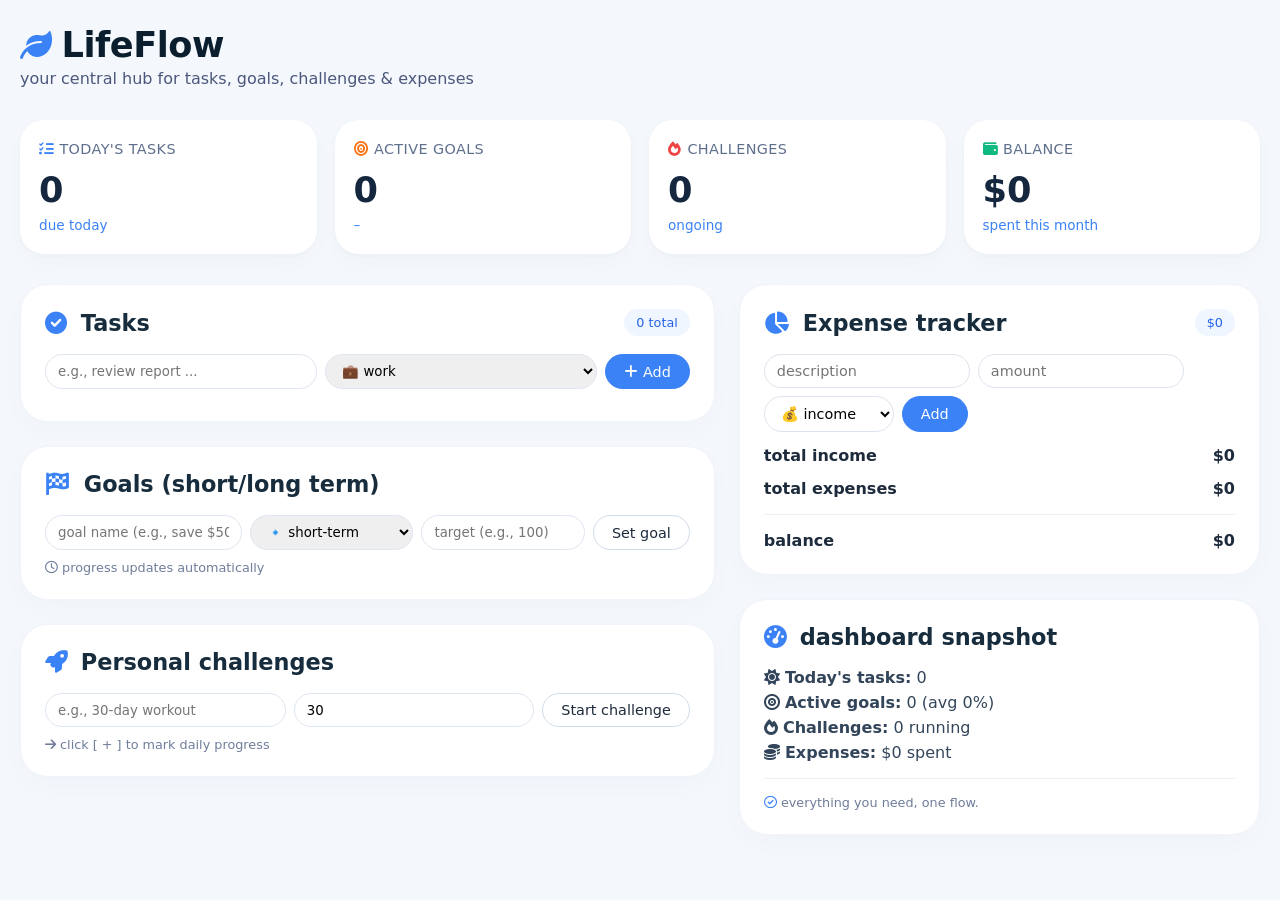
<file: index.html>
<!DOCTYPE html>
<html lang="en">
<head>
    <meta charset="UTF-8">
    <meta name="viewport" content="width=device-width, initial-scale=1.0">
    <title>LifeFlow · tasks, goals & more</title>
    <!-- Font & icons (Font Awesome for simplicity) -->
    <link rel="stylesheet" href="style.css"> 
    <link rel="stylesheet" href="https://cdnjs.cloudflare.com/ajax/libs/font-awesome/6.0.0-beta3/css/all.min.css"> 
    
   </head>
<body>
<div class="dashboard">
    <!-- header -->
    <div class="header">
        <h1><i class="fas fa-leaf"></i> LifeFlow</h1>
        <div class="subhead">your central hub for tasks, goals, challenges & expenses</div>
    </div>

    <!-- 4 summary cards (dashboard quick stats) -->
    <div class="summary-cards">
        <div class="stat-card">
            <div class="stat-title"><i class="fas fa-tasks" style="color:#3b82f6;"></i> today's tasks</div>
            <div class="stat-number" id="todayTasksCount">0</div>
            <div class="stat-detail" id="todayTasksDetail">due today</div>
        </div>
        <div class="stat-card">
            <div class="stat-title"><i class="fas fa-bullseye" style="color:#f97316;"></i> active goals</div>
            <div class="stat-number" id="activeGoalsCount">0</div>
            <div class="stat-detail" id="activeGoalsProgress">–</div>
        </div>
        <div class="stat-card">
            <div class="stat-title"><i class="fas fa-fire" style="color:#ef4444;"></i> challenges</div>
            <div class="stat-number" id="challengesCount">0</div>
            <div class="stat-detail" id="challengesDetail">ongoing</div>
        </div>
        <div class="stat-card">
            <div class="stat-title"><i class="fas fa-wallet" style="color:#10b981;"></i> balance</div>
            <div class="stat-number" id="balanceAmount">$0</div>
            <div class="stat-detail" id="monthSpent">spent this month</div>
        </div>
    </div>

    <!-- main 2‑column grid -->
    <div class="main-grid">
        <!-- LEFT COLUMN: tasks + goals + challenges (extended) -->
        <div>
            <!-- TASK CARD -->
            <div class="card">
                <div class="card-header">
                    <h2><i class="fas fa-check-circle"></i> Tasks</h2>
                    <span class="badge" id="taskCounter">0 total</span>
                </div>
                <div id="taskListContainer">
                    <!-- dynamic tasks injected from js -->
                </div>
                <div class="inline-form">
                    <input type="text" id="newTaskDesc" placeholder="e.g., review report ...">
                    <select id="newTaskCat">
                        <option value="work">💼 work</option>
                        <option value="personal">🧘 personal</option>
                        <option value="study">📚 study</option>
                        <option value="health">❤️ health</option>
                    </select>
                    <button class="btn" id="addTaskBtn"><i class="fas fa-plus"></i> Add</button>
                </div>
            </div>

            <!-- GOAL TRACKING CARD -->
            <div class="card">
                <div class="card-header">
                    <h2><i class="fas fa-flag-checkered"></i> Goals (short/long term)</h2>
                </div>
                <div id="goalList"></div>
                <div class="inline-form">
                    <input type="text" id="newGoalName" placeholder="goal name (e.g., save $5000)">
                    <select id="goalTerm">
                        <option value="short">🔹 short-term</option>
                        <option value="long">🔸 long-term</option>
                    </select>
                    <input type="number" id="goalTarget" placeholder="target (e.g., 100)" min="1" style="width:90px">
                    <button class="btn-outline btn" id="addGoalBtn">Set goal</button>
                </div>
                <div class="text-small mt-2"><i class="far fa-clock"></i> progress updates automatically</div>
            </div>

            <!-- CHALLENGES CARD -->
            <div class="card">
                <div class="card-header">
                    <h2><i class="fas fa-rocket"></i> Personal challenges</h2>
                </div>
                <div id="challengeList"></div>
                <div class="inline-form">
                    <input type="text" id="newChallengeName" placeholder="e.g., 30‑day workout">
                    <input type="number" id="challengeTotal" placeholder="total days" min="1" value="30">
                    <button class="btn-outline btn" id="addChallengeBtn">Start challenge</button>
                </div>
                <p class="text-small mt-2"><i class="fas fa-arrow-right"></i> click [ + ] to mark daily progress</p>
            </div>
        </div>

        <!-- RIGHT COLUMN: expense tracker + dashboard quick views -->
        <div>
            <!-- EXPENSE TRACKER CARD -->
            <div class="card">
                <div class="card-header">
                    <h2><i class="fas fa-chart-pie"></i> Expense tracker</h2>
                    <span class="badge" id="balanceSmall">$0</span>
                </div>
                <div id="expenseList">
                    <!-- expense rows will appear -->
                </div>
                <div class="add-expense">
                    <input type="text" id="expenseDesc" placeholder="description">
                    <input type="number" id="expenseAmount" placeholder="amount" min="0.01" step="0.01">
                    <select id="expenseType">
                        <option value="income">💰 income</option>
                        <option value="expense">💸 expense</option>
                    </select>
                    <button class="btn" id="addExpenseBtn">Add</button>
                </div>
                <div class="summary-line">
                    <span>total income</span> <span id="totalIncome">$0</span>
                </div>
                <div class="summary-line">
                    <span>total expenses</span> <span id="totalExpenses">$0</span>
                </div>
                <div class="divider"></div>
                <div class="summary-line">
                    <span><strong>balance</strong></span> <strong id="balanceStrong">$0</strong>
                </div>
            </div>

            <!-- DASHBOARD quick overview (today, active, expenses) -->
            <div class="card">
                <div class="card-header">
                    <h2><i class="fas fa-gauge-high"></i> dashboard snapshot</h2>
                </div>
                <div class="quickview">
                    <p><i class="fas fa-sun"></i> <strong>Today's tasks:</strong> <span id="dashTodayTasks">0</span></p>
                    <p><i class="fas fa-bullseye"></i> <strong>Active goals:</strong> <span id="dashActiveGoals">0</span> (avg <span id="dashAvgProgress">0</span>%)</p>
                    <p><i class="fas fa-fire"></i> <strong>Challenges:</strong> <span id="dashChallenges">0</span> running</p>
                    <p><i class="fas fa-coins"></i> <strong>Expenses:</strong> $<span id="dashExpensesTotal">0</span> spent</p>
                </div>
                <div class="divider"></div>
                <p class="text-small"><i class="far fa-check-circle" style="color:#3b82f6;"></i> everything you need, one flow.</p>
            </div>
        </div>
    </div>
</div> 
    <script type="module" src="script.js"></script>
</body>
</html>
</file>
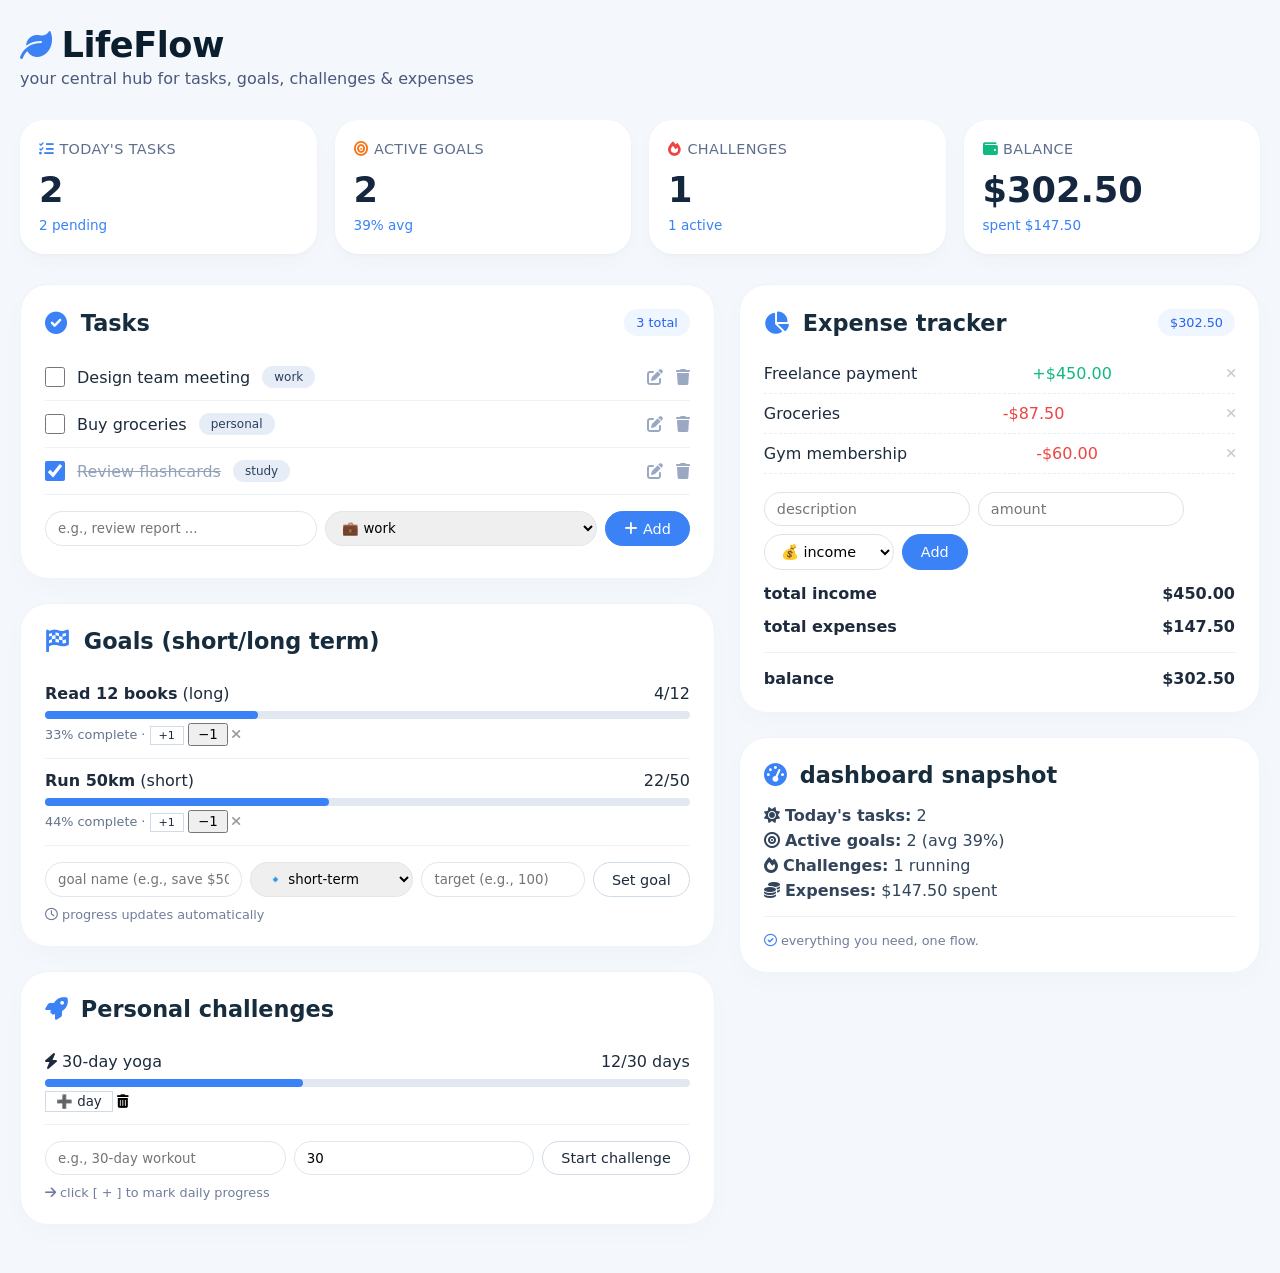
<file: deepseek_html_20260311_52c5c5.html>
<!DOCTYPE html>
<html lang="en">
<head>
    <meta charset="UTF-8">
    <meta name="viewport" content="width=device-width, initial-scale=1.0">
    <title>LifeFlow · tasks, goals & more</title>
    <!-- Font & icons (Font Awesome for simplicity) -->
    <link rel="stylesheet" href="https://cdnjs.cloudflare.com/ajax/libs/font-awesome/6.0.0-beta3/css/all.min.css">
    <style>
        /* style.css – modern, minimal, organised */
        * {
            margin: 0;
            padding: 0;
            box-sizing: border-box;
            font-family: 'Inter', system-ui, -apple-system, BlinkMacSystemFont, 'Segoe UI', Roboto, sans-serif;
        }
        body {
            background: #f4f7fb;
            padding: 24px 20px;
            color: #1e2b3c;
        }
        .dashboard {
            max-width: 1400px;
            margin: 0 auto;
        }

        /* header */
        .header {
            margin-bottom: 32px;
        }
        .header h1 {
            font-size: 2.2rem;
            font-weight: 600;
            letter-spacing: -0.5px;
            color: #0b1e2e;
            display: flex;
            align-items: center;
            gap: 10px;
        }
        .header h1 i {
            color: #3b82f6;
            font-size: 2rem;
        }
        .subhead {
            color: #4b587c;
            font-weight: 400;
            margin-top: 4px;
            font-size: 1rem;
        }

        /* dashboard grid – 4 cards on top, then main 2‑column */
        .summary-cards {
            display: grid;
            grid-template-columns: repeat(4, 1fr);
            gap: 18px;
            margin-bottom: 30px;
        }
        .stat-card {
            background: white;
            border-radius: 24px;
            padding: 20px 18px;
            box-shadow: 0 8px 20px rgba(0,0,0,0.02), 0 2px 6px rgba(0,20,50,0.03);
            backdrop-filter: blur(2px);
            border: 1px solid rgba(255,255,255,0.7);
            transition: all 0.2s;
        }
        .stat-card:hover { box-shadow: 0 14px 28px rgba(0,0,0,0.04); }
        .stat-title {
            font-size: 0.9rem;
            text-transform: uppercase;
            letter-spacing: 0.4px;
            color: #5e6f8d;
            margin-bottom: 12px;
            display: flex;
            align-items: center;
            gap: 6px;
        }
        .stat-number {
            font-size: 2.2rem;
            font-weight: 600;
            color: #14273e;
            line-height: 1.2;
        }
        .stat-detail {
            font-size: 0.85rem;
            color: #3b82f6;
            margin-top: 6px;
        }

        /* main two column layout */
        .main-grid {
            display: grid;
            grid-template-columns: 1.2fr 0.9fr;
            gap: 24px;
        }
        .card {
            background: white;
            border-radius: 28px;
            padding: 24px;
            box-shadow: 0 8px 26px rgba(0, 0, 0, 0.02);
            border: 1px solid #f0f3f9;
            margin-bottom: 24px;
        }
        .card-header {
            display: flex;
            justify-content: space-between;
            align-items: center;
            margin-bottom: 18px;
        }
        .card-header h2 {
            font-size: 1.4rem;
            font-weight: 550;
            color: #172c3c;
        }
        .card-header i { color: #3b82f6; margin-right: 6px; }

        .badge {
            background: #eff6ff;
            color: #2563eb;
            padding: 6px 12px;
            border-radius: 50px;
            font-size: 0.8rem;
            font-weight: 500;
        }

        /* task list */
        .task-item, .goal-item, .challenge-item {
            display: flex;
            align-items: center;
            justify-content: space-between;
            padding: 12px 0;
            border-bottom: 1px solid #edf2f7;
        }
        .task-left { display: flex; align-items: center; gap: 12px; flex-wrap: wrap; }
        .task-check {
            width: 20px; height: 20px;
            accent-color: #3b82f6;
            cursor: pointer;
        }
        .task-text {
            font-size: 1rem;
        }
        .completed .task-text {
            text-decoration: line-through;
            color: #94a3b8;
        }
        .category-tag {
            background: #e6edf6;
            border-radius: 30px;
            padding: 4px 12px;
            font-size: 0.75rem;
            font-weight: 500;
            color: #2c3e5c;
        }
        .task-actions button {
            background: none;
            border: none;
            color: #9aa9c1;
            cursor: pointer;
            margin-left: 8px;
            font-size: 1rem;
            transition: color 0.2s;
        }
        .task-actions button:hover { color: #3b82f6; }

        /* progress bar */
        .progress-bar-bg {
            background: #e2e8f0;
            height: 8px;
            border-radius: 20px;
            margin: 8px 0 4px;
        }
        .progress-fill {
            background: #3b82f6;
            height: 8px;
            border-radius: 20px;
            width: 0%;
        }
        .goal-meta, .challenge-meta {
            font-size: 0.8rem;
            color: #64748b;
        }

        /* expense summary */
        .expense-row {
            display: flex;
            justify-content: space-between;
            padding: 10px 0;
            border-bottom: 1px dashed #e9eef4;
        }
        .expense-income { color: #10b981; font-weight: 500; }
        .expense-expense { color: #ef4444; font-weight: 500; }
        .summary-line {
            margin-top: 14px;
            font-weight: 600;
            display: flex;
            justify-content: space-between;
        }
        .add-expense {
            margin-top: 18px;
            display: flex;
            gap: 8px;
            flex-wrap: wrap;
        }
        .add-expense input, .add-expense select {
            padding: 8px 12px;
            border: 1px solid #dde3ed;
            border-radius: 30px;
            background: white;
            font-size: 0.9rem;
        }
        .btn {
            background: #3b82f6;
            border: none;
            color: white;
            padding: 8px 18px;
            border-radius: 40px;
            font-weight: 500;
            cursor: pointer;
            font-size: 0.9rem;
            transition: 0.15s;
            border: 1px solid #3b82f6;
        }
        .btn-outline {
            background: white;
            color: #1e2b3c;
            border: 1px solid #d0dbea;
        }
        .btn-outline:hover { background: #f8fafd; }

        /* goals / challenges small forms */
        .inline-form {
            display: flex;
            gap: 8px;
            margin: 16px 0 8px;
            flex-wrap: wrap;
        }
        .inline-form input, .inline-form select {
            padding: 8px 12px;
            border-radius: 30px;
            border: 1px solid #dee6f0;
            flex: 1 1 120px;
        }

        /* right column dashboard compact */
        .quickview p { margin: 6px 0; color: #33455a; }
        .divider { height: 1px; background: #ecf1f7; margin: 16px 0; }

        /* responsive */
        @media (max-width: 1000px) {
            .summary-cards { grid-template-columns: repeat(2,1fr); }
            .main-grid { grid-template-columns: 1fr; }
        }
        @media (max-width: 550px) {
            .summary-cards { grid-template-columns: 1fr; }
        }

        /* utilities */
        .mt-2 { margin-top: 10px; }
        .flex { display: flex; align-items: center; gap: 10px; }
        .text-small { font-size: 0.8rem; color: #6f7d9a; }
    </style>
</head>
<body>
<div class="dashboard">
    <!-- header -->
    <div class="header">
        <h1><i class="fas fa-leaf"></i> LifeFlow</h1>
        <div class="subhead">your central hub for tasks, goals, challenges & expenses</div>
    </div>

    <!-- 4 summary cards (dashboard quick stats) -->
    <div class="summary-cards">
        <div class="stat-card">
            <div class="stat-title"><i class="fas fa-tasks" style="color:#3b82f6;"></i> today's tasks</div>
            <div class="stat-number" id="todayTasksCount">0</div>
            <div class="stat-detail" id="todayTasksDetail">due today</div>
        </div>
        <div class="stat-card">
            <div class="stat-title"><i class="fas fa-bullseye" style="color:#f97316;"></i> active goals</div>
            <div class="stat-number" id="activeGoalsCount">0</div>
            <div class="stat-detail" id="activeGoalsProgress">–</div>
        </div>
        <div class="stat-card">
            <div class="stat-title"><i class="fas fa-fire" style="color:#ef4444;"></i> challenges</div>
            <div class="stat-number" id="challengesCount">0</div>
            <div class="stat-detail" id="challengesDetail">ongoing</div>
        </div>
        <div class="stat-card">
            <div class="stat-title"><i class="fas fa-wallet" style="color:#10b981;"></i> balance</div>
            <div class="stat-number" id="balanceAmount">$0</div>
            <div class="stat-detail" id="monthSpent">spent this month</div>
        </div>
    </div>

    <!-- main 2‑column grid -->
    <div class="main-grid">
        <!-- LEFT COLUMN: tasks + goals + challenges (extended) -->
        <div>
            <!-- TASK CARD -->
            <div class="card">
                <div class="card-header">
                    <h2><i class="fas fa-check-circle"></i> Tasks</h2>
                    <span class="badge" id="taskCounter">0 total</span>
                </div>
                <div id="taskListContainer">
                    <!-- dynamic tasks injected from js -->
                </div>
                <div class="inline-form">
                    <input type="text" id="newTaskDesc" placeholder="e.g., review report ...">
                    <select id="newTaskCat">
                        <option value="work">💼 work</option>
                        <option value="personal">🧘 personal</option>
                        <option value="study">📚 study</option>
                        <option value="health">❤️ health</option>
                    </select>
                    <button class="btn" id="addTaskBtn"><i class="fas fa-plus"></i> Add</button>
                </div>
            </div>

            <!-- GOAL TRACKING CARD -->
            <div class="card">
                <div class="card-header">
                    <h2><i class="fas fa-flag-checkered"></i> Goals (short/long term)</h2>
                </div>
                <div id="goalList"></div>
                <div class="inline-form">
                    <input type="text" id="newGoalName" placeholder="goal name (e.g., save $5000)">
                    <select id="goalTerm">
                        <option value="short">🔹 short-term</option>
                        <option value="long">🔸 long-term</option>
                    </select>
                    <input type="number" id="goalTarget" placeholder="target (e.g., 100)" min="1" style="width:90px">
                    <button class="btn-outline btn" id="addGoalBtn">Set goal</button>
                </div>
                <div class="text-small mt-2"><i class="far fa-clock"></i> progress updates automatically</div>
            </div>

            <!-- CHALLENGES CARD -->
            <div class="card">
                <div class="card-header">
                    <h2><i class="fas fa-rocket"></i> Personal challenges</h2>
                </div>
                <div id="challengeList"></div>
                <div class="inline-form">
                    <input type="text" id="newChallengeName" placeholder="e.g., 30‑day workout">
                    <input type="number" id="challengeTotal" placeholder="total days" min="1" value="30">
                    <button class="btn-outline btn" id="addChallengeBtn">Start challenge</button>
                </div>
                <p class="text-small mt-2"><i class="fas fa-arrow-right"></i> click [ + ] to mark daily progress</p>
            </div>
        </div>

        <!-- RIGHT COLUMN: expense tracker + dashboard quick views -->
        <div>
            <!-- EXPENSE TRACKER CARD -->
            <div class="card">
                <div class="card-header">
                    <h2><i class="fas fa-chart-pie"></i> Expense tracker</h2>
                    <span class="badge" id="balanceSmall">$0</span>
                </div>
                <div id="expenseList">
                    <!-- expense rows will appear -->
                </div>
                <div class="add-expense">
                    <input type="text" id="expenseDesc" placeholder="description">
                    <input type="number" id="expenseAmount" placeholder="amount" min="0.01" step="0.01">
                    <select id="expenseType">
                        <option value="income">💰 income</option>
                        <option value="expense">💸 expense</option>
                    </select>
                    <button class="btn" id="addExpenseBtn">Add</button>
                </div>
                <div class="summary-line">
                    <span>total income</span> <span id="totalIncome">$0</span>
                </div>
                <div class="summary-line">
                    <span>total expenses</span> <span id="totalExpenses">$0</span>
                </div>
                <div class="divider"></div>
                <div class="summary-line">
                    <span><strong>balance</strong></span> <strong id="balanceStrong">$0</strong>
                </div>
            </div>

            <!-- DASHBOARD quick overview (today, active, expenses) -->
            <div class="card">
                <div class="card-header">
                    <h2><i class="fas fa-gauge-high"></i> dashboard snapshot</h2>
                </div>
                <div class="quickview">
                    <p><i class="fas fa-sun"></i> <strong>Today's tasks:</strong> <span id="dashTodayTasks">0</span></p>
                    <p><i class="fas fa-bullseye"></i> <strong>Active goals:</strong> <span id="dashActiveGoals">0</span> (avg <span id="dashAvgProgress">0</span>%)</p>
                    <p><i class="fas fa-fire"></i> <strong>Challenges:</strong> <span id="dashChallenges">0</span> running</p>
                    <p><i class="fas fa-coins"></i> <strong>Expenses:</strong> $<span id="dashExpensesTotal">0</span> spent</p>
                </div>
                <div class="divider"></div>
                <p class="text-small"><i class="far fa-check-circle" style="color:#3b82f6;"></i> everything you need, one flow.</p>
            </div>
        </div>
    </div>
</div>

<!-- javascript: logic (separated in script.js style) -->
<script>
    (function() {
        // --- DATA STORES (initial samples) ---
        let tasks = [
            { id: 't1', text: 'Design team meeting', category: 'work', completed: false },
            { id: 't2', text: 'Buy groceries', category: 'personal', completed: false },
            { id: 't3', text: 'Review flashcards', category: 'study', completed: true },
        ];

        let goals = [
            { id: 'g1', name: 'Read 12 books', term: 'long', current: 4, target: 12 },
            { id: 'g2', name: 'Run 50km', term: 'short', current: 22, target: 50 },
        ];

        let challenges = [
            { id: 'c1', name: '30-day yoga', totalDays: 30, progress: 12 },
        ];

        let expenses = [
            { id: 'e1', desc: 'Freelance payment', amount: 450, type: 'income' },
            { id: 'e2', desc: 'Groceries', amount: 87.5, type: 'expense' },
            { id: 'e3', desc: 'Gym membership', amount: 60, type: 'expense' },
        ];

        // --- helper functions ---
        function generateId() { return Date.now() + '-' + Math.random().toString(36).substr(2, 9); }

        // --- RENDER ALL UI ---
        function renderEverything() {
            renderTasks();
            renderGoals();
            renderChallenges();
            renderExpenses();
            updateDashboardCards();   // updates summary cards + snapshot
        }

        // 1. TASKS
        function renderTasks() {
            const container = document.getElementById('taskListContainer');
            if (!container) return;
            let html = '';
            tasks.forEach(task => {
                const checked = task.completed ? 'checked' : '';
                html += `<div class="task-item ${task.completed ? 'completed' : ''}" data-id="${task.id}">
                    <div class="task-left">
                        <input type="checkbox" class="task-check" ${checked} data-id="${task.id}">
                        <span class="task-text">${task.text}</span>
                        <span class="category-tag">${task.category}</span>
                    </div>
                    <div class="task-actions">
                        <button class="edit-task" data-id="${task.id}"><i class="fas fa-edit"></i></button>
                        <button class="delete-task" data-id="${task.id}"><i class="fas fa-trash"></i></button>
                    </div>
                </div>`;
            });
            container.innerHTML = html || '<div class="task-item" style="justify-content:center">✨ no tasks — add one</div>';
            document.getElementById('taskCounter').innerText = tasks.length + ' total';

            // attach check listener
            document.querySelectorAll('.task-check').forEach(cb => {
                cb.addEventListener('change', (e) => {
                    const id = e.target.dataset.id;
                    const task = tasks.find(t => t.id === id);
                    if (task) { task.completed = e.target.checked; renderEverything(); }
                });
            });
            // delete
            document.querySelectorAll('.delete-task').forEach(btn => {
                btn.addEventListener('click', (e) => {
                    const id = e.currentTarget.dataset.id;
                    tasks = tasks.filter(t => t.id !== id);
                    renderEverything();
                });
            });
            // edit (simple prompt)
            document.querySelectorAll('.edit-task').forEach(btn => {
                btn.addEventListener('click', (e) => {
                    const id = e.currentTarget.dataset.id;
                    const task = tasks.find(t => t.id === id);
                    if (task) {
                        const newText = prompt('Edit task description', task.text);
                        if (newText && newText.trim()) { task.text = newText.trim(); renderEverything(); }
                    }
                });
            });
        }

        // 2. GOALS
        function renderGoals() {
            const container = document.getElementById('goalList');
            let html = '';
            goals.forEach(g => {
                const progress = Math.round((g.current / g.target) * 100) || 0;
                html += `<div class="goal-item" data-id="${g.id}">
                    <div style="flex:1">
                        <div style="display:flex; justify-content:space-between;">
                            <span><strong>${g.name}</strong> (${g.term})</span>
                            <span>${g.current}/${g.target}</span>
                        </div>
                        <div class="progress-bar-bg"><div class="progress-fill" style="width:${progress}%"></div></div>
                        <div class="goal-meta">${progress}% complete · <button class="btn-outline" style="padding:2px 8px; font-size:0.7rem;" data-id="${g.id}" data-delta="1">+1</button> <button data-delta="-1" data-id="${g.id}" style="padding:2px 8px;">−1</button> <button class="delete-goal" data-id="${g.id}" style="border:none; background:none; color:#999;"><i class="fas fa-times"></i></button></div>
                    </div>
                </div>`;
            });
            container.innerHTML = html || '<div class="text-small">➕ add a goal to track progress</div>';

            document.querySelectorAll('[data-delta]').forEach(btn => {
                btn.addEventListener('click', (e) => {
                    const id = e.currentTarget.dataset.id;
                    const delta = parseInt(e.currentTarget.dataset.delta);
                    const goal = goals.find(g => g.id === id);
                    if (goal) {
                        goal.current = Math.min(goal.target, Math.max(0, goal.current + delta));
                        renderEverything();
                    }
                });
            });
            document.querySelectorAll('.delete-goal').forEach(btn => {
                btn.addEventListener('click', (e) => {
                    const id = e.currentTarget.dataset.id;
                    goals = goals.filter(g => g.id !== id);
                    renderEverything();
                });
            });
        }

        // 3. CHALLENGES
        function renderChallenges() {
            const container = document.getElementById('challengeList');
            let html = '';
            challenges.forEach(c => {
                const prog = Math.round((c.progress / c.totalDays) * 100) || 0;
                html += `<div class="challenge-item">
                    <div style="flex:1">
                        <div style="display:flex; justify-content:space-between;">
                            <span><i class="fas fa-bolt"></i> ${c.name}</span>
                            <span>${c.progress}/${c.totalDays} days</span>
                        </div>
                        <div class="progress-bar-bg"><div class="progress-fill" style="width:${prog}%"></div></div>
                        <div class="challenge-meta"><button class="btn-outline" style="padding:2px 10px;" data-id="${c.id}" data-progress="1">➕ day</button> <button class="delete-challenge" data-id="${c.id}" style="border:none;background:none;"><i class="fas fa-trash-alt"></i></button></div>
                    </div>
                </div>`;
            });
            container.innerHTML = html || '<div class="text-small">⚡ start a challenge (e.g., 30-day)</div>';
            document.querySelectorAll('[data-progress="1"]').forEach(btn => {
                btn.addEventListener('click', (e) => {
                    const id = e.currentTarget.dataset.id;
                    const chal = challenges.find(c => c.id === id);
                    if (chal && chal.progress < chal.totalDays) { chal.progress++; renderEverything(); }
                });
            });
            document.querySelectorAll('.delete-challenge').forEach(btn => {
                btn.addEventListener('click', (e) => {
                    const id = e.currentTarget.dataset.id;
                    challenges = challenges.filter(c => c.id !== id);
                    renderEverything();
                });
            });
        }

        // 4. EXPENSES
        function renderExpenses() {
            const container = document.getElementById('expenseList');
            let rows = '';
            expenses.slice(-5).forEach(e => {
                const sign = e.type === 'income' ? '+' : '-';
                const cls = e.type === 'income' ? 'expense-income' : 'expense-expense';
                rows += `<div class="expense-row"><span>${e.desc}</span> <span class="${cls}">${sign}$${e.amount.toFixed(2)}</span> <button class="delete-expense" data-id="${e.id}" style="border:none; background:none; color:#ccc;"><i class="fas fa-times"></i></button></div>`;
            });
            container.innerHTML = rows || '<div class="expense-row">no entries</div>';

            // totals
            const totalInc = expenses.filter(e => e.type==='income').reduce((acc, e) => acc + e.amount, 0);
            const totalExp = expenses.filter(e => e.type==='expense').reduce((acc, e) => acc + e.amount, 0);
            const balance = totalInc - totalExp;
            document.getElementById('totalIncome').innerText = '$' + totalInc.toFixed(2);
            document.getElementById('totalExpenses').innerText = '$' + totalExp.toFixed(2);
            document.getElementById('balanceStrong').innerText = '$' + balance.toFixed(2);
            document.getElementById('balanceAmount').innerText = '$' + balance.toFixed(2);
            document.getElementById('balanceSmall').innerText = '$' + balance.toFixed(2);
            const monthSpentEl = document.getElementById('monthSpent');
            monthSpentEl.innerText = 'spent $' + totalExp.toFixed(2);

            document.querySelectorAll('.delete-expense').forEach(btn => {
                btn.addEventListener('click', (e) => {
                    const id = e.currentTarget.dataset.id;
                    expenses = expenses.filter(ex => ex.id !== id);
                    renderEverything();
                });
            });
        }

        // DASHBOARD summary cards + quickview
        function updateDashboardCards() {
            // today's tasks (not completed, but we consider all due? we simply show count of incomplete)
            const todayTasks = tasks.filter(t => !t.completed).length;
            document.getElementById('todayTasksCount').innerText = todayTasks;
            document.getElementById('todayTasksDetail').innerText = todayTasks + ' pending';
            document.getElementById('dashTodayTasks').innerText = todayTasks;

            const activeGoals = goals.length;
            document.getElementById('activeGoalsCount').innerText = activeGoals;
            const avgProgress = goals.length ? Math.round(goals.reduce((acc,g)=> acc + (g.current/g.target*100),0)/goals.length) : 0;
            document.getElementById('activeGoalsProgress').innerText = avgProgress + '% avg';
            document.getElementById('dashActiveGoals').innerText = activeGoals;
            document.getElementById('dashAvgProgress').innerText = avgProgress;

            const challCount = challenges.length;
            document.getElementById('challengesCount').innerText = challCount;
            document.getElementById('challengesDetail').innerText = challCount + ' active';
            document.getElementById('dashChallenges').innerText = challCount;

            const totalExp = expenses.filter(e => e.type==='expense').reduce((acc, e) => acc + e.amount, 0);
            document.getElementById('dashExpensesTotal').innerText = totalExp.toFixed(2);
        }

        // --- ADD HANDLERS ---
        document.getElementById('addTaskBtn').addEventListener('click', () => {
            const inp = document.getElementById('newTaskDesc');
            const cat = document.getElementById('newTaskCat').value;
            if (!inp.value.trim()) return;
            tasks.push({ id: generateId(), text: inp.value.trim(), category: cat, completed: false });
            inp.value = '';
            renderEverything();
        });

        document.getElementById('addGoalBtn').addEventListener('click', () => {
            const name = document.getElementById('newGoalName').value.trim();
            const term = document.getElementById('goalTerm').value;
            const target = parseFloat(document.getElementById('goalTarget').value);
            if (!name || !target || target<=0) return alert('enter goal name and target >0');
            goals.push({ id: generateId(), name, term, current: 0, target });
            document.getElementById('newGoalName').value = ''; document.getElementById('goalTarget').value = '';
            renderEverything();
        });

        document.getElementById('addChallengeBtn').addEventListener('click', () => {
            const name = document.getElementById('newChallengeName').value.trim();
            const total = parseInt(document.getElementById('challengeTotal').value);
            if (!name || total<1) return;
            challenges.push({ id: generateId(), name, totalDays: total, progress: 0 });
            document.getElementById('newChallengeName').value = '';
            renderEverything();
        });

        document.getElementById('addExpenseBtn').addEventListener('click', () => {
            const desc = document.getElementById('expenseDesc').value.trim();
            const amount = parseFloat(document.getElementById('expenseAmount').value);
            const type = document.getElementById('expenseType').value;
            if (!desc || isNaN(amount) || amount<=0) return alert('valid description and amount');
            expenses.push({ id: generateId(), desc, amount, type });
            document.getElementById('expenseDesc').value = ''; document.getElementById('expenseAmount').value = '';
            renderEverything();
        });

        // initial render
        renderEverything();

        // extra: pressing enter not needed but fine.
    })();
</script>
<!-- ensure all ids are found, script embedded but structured as separate file -->
</body>
</html>
</file>
<file: style.css>
/* style.css – modern, minimal, organised */
        * {
            margin: 0;
            padding: 0;
            box-sizing: border-box;
            font-family: 'Inter', system-ui, -apple-system, BlinkMacSystemFont, 'Segoe UI', Roboto, sans-serif;
        }
        body {
            background: #f4f7fb;
            padding: 24px 20px;
            color: #1e2b3c;
        }
        .dashboard {
            max-width: 1400px;
            margin: 0 auto;
        }

        /* header */
        .header {
            margin-bottom: 32px;
        }
        .header h1 {
            font-size: 2.2rem;
            font-weight: 600;
            letter-spacing: -0.5px;
            color: #0b1e2e;
            display: flex;
            align-items: center;
            gap: 10px;
        }
        .header h1 i {
            color: #3b82f6;
            font-size: 2rem;
        }
        .subhead {
            color: #4b587c;
            font-weight: 400;
            margin-top: 4px;
            font-size: 1rem;
        }

        /* dashboard grid – 4 cards on top, then main 2‑column */
        .summary-cards {
            display: grid;
            grid-template-columns: repeat(4, 1fr);
            gap: 18px;
            margin-bottom: 30px;
        }
        .stat-card {
            background: white;
            border-radius: 24px;
            padding: 20px 18px;
            box-shadow: 0 8px 20px rgba(0,0,0,0.02), 0 2px 6px rgba(0,20,50,0.03);
            backdrop-filter: blur(2px);
            border: 1px solid rgba(255,255,255,0.7);
            transition: all 0.2s;
        }
        .stat-card:hover { box-shadow: 0 14px 28px rgba(0,0,0,0.04); }
        .stat-title {
            font-size: 0.9rem;
            text-transform: uppercase;
            letter-spacing: 0.4px;
            color: #5e6f8d;
            margin-bottom: 12px;
            display: flex;
            align-items: center;
            gap: 6px;
        }
        .stat-number {
            font-size: 2.2rem;
            font-weight: 600;
            color: #14273e;
            line-height: 1.2;
        }
        .stat-detail {
            font-size: 0.85rem;
            color: #3b82f6;
            margin-top: 6px;
        }

        /* main two column layout */
        .main-grid {
            display: grid;
            grid-template-columns: 1.2fr 0.9fr;
            gap: 24px;
        }
        .card {
            background: white;
            border-radius: 28px;
            padding: 24px;
            box-shadow: 0 8px 26px rgba(0, 0, 0, 0.02);
            border: 1px solid #f0f3f9;
            margin-bottom: 24px;
        }
        .card-header {
            display: flex;
            justify-content: space-between;
            align-items: center;
            margin-bottom: 18px;
        }
        .card-header h2 {
            font-size: 1.4rem;
            font-weight: 550;
            color: #172c3c;
        }
        .card-header i { color: #3b82f6; margin-right: 6px; }

        .badge {
            background: #eff6ff;
            color: #2563eb;
            padding: 6px 12px;
            border-radius: 50px;
            font-size: 0.8rem;
            font-weight: 500;
        }

        /* task list */
        .task-item, .goal-item, .challenge-item {
            display: flex;
            align-items: center;
            justify-content: space-between;
            padding: 12px 0;
            border-bottom: 1px solid #edf2f7;
        }
        .task-left { display: flex; align-items: center; gap: 12px; flex-wrap: wrap; }
        .task-check {
            width: 20px; height: 20px;
            accent-color: #3b82f6;
            cursor: pointer;
        }
        .task-text {
            font-size: 1rem;
        }
        .completed .task-text {
            text-decoration: line-through;
            color: #94a3b8;
        }
        .category-tag {
            background: #e6edf6;
            border-radius: 30px;
            padding: 4px 12px;
            font-size: 0.75rem;
            font-weight: 500;
            color: #2c3e5c;
        }
        .task-actions button {
            background: none;
            border: none;
            color: #9aa9c1;
            cursor: pointer;
            margin-left: 8px;
            font-size: 1rem;
            transition: color 0.2s;
        }
        .task-actions button:hover { color: #3b82f6; }

        /* progress bar */
        .progress-bar-bg {
            background: #e2e8f0;
            height: 8px;
            border-radius: 20px;
            margin: 8px 0 4px;
        }
        .progress-fill {
            background: #3b82f6;
            height: 8px;
            border-radius: 20px;
            width: 0%;
        }
        .goal-meta, .challenge-meta {
            font-size: 0.8rem;
            color: #64748b;
        }

        /* expense summary */
        .expense-row {
            display: flex;
            justify-content: space-between;
            padding: 10px 0;
            border-bottom: 1px dashed #e9eef4;
        }
        .expense-income { color: #10b981; font-weight: 500; }
        .expense-expense { color: #ef4444; font-weight: 500; }
        .summary-line {
            margin-top: 14px;
            font-weight: 600;
            display: flex;
            justify-content: space-between;
        }
        .add-expense {
            margin-top: 18px;
            display: flex;
            gap: 8px;
            flex-wrap: wrap;
        }
        .add-expense input, .add-expense select {
            padding: 8px 12px;
            border: 1px solid #dde3ed;
            border-radius: 30px;
            background: white;
            font-size: 0.9rem;
        }
        .btn {
            background: #3b82f6;
            border: none;
            color: white;
            padding: 8px 18px;
            border-radius: 40px;
            font-weight: 500;
            cursor: pointer;
            font-size: 0.9rem;
            transition: 0.15s;
            border: 1px solid #3b82f6;
        }
        .btn-outline {
            background: white;
            color: #1e2b3c;
            border: 1px solid #d0dbea;
        }
        .btn-outline:hover { background: #f8fafd; }

        /* goals / challenges small forms */
        .inline-form {
            display: flex;
            gap: 8px;
            margin: 16px 0 8px;
            flex-wrap: wrap;
        }
        .inline-form input, .inline-form select {
            padding: 8px 12px;
            border-radius: 30px;
            border: 1px solid #dee6f0;
            flex: 1 1 120px;
        }

        /* right column dashboard compact */
        .quickview p { margin: 6px 0; color: #33455a; }
        .divider { height: 1px; background: #ecf1f7; margin: 16px 0; }

        /* responsive */
        @media (max-width: 1000px) {
            .summary-cards { grid-template-columns: repeat(2,1fr); }
            .main-grid { grid-template-columns: 1fr; }
        }
        @media (max-width: 550px) {
            .summary-cards { grid-template-columns: 1fr; }
        }

        /* utilities */
        .mt-2 { margin-top: 10px; }
        .flex { display: flex; align-items: center; gap: 10px; }
        .text-small { font-size: 0.8rem; color: #6f7d9a; }
</file>
